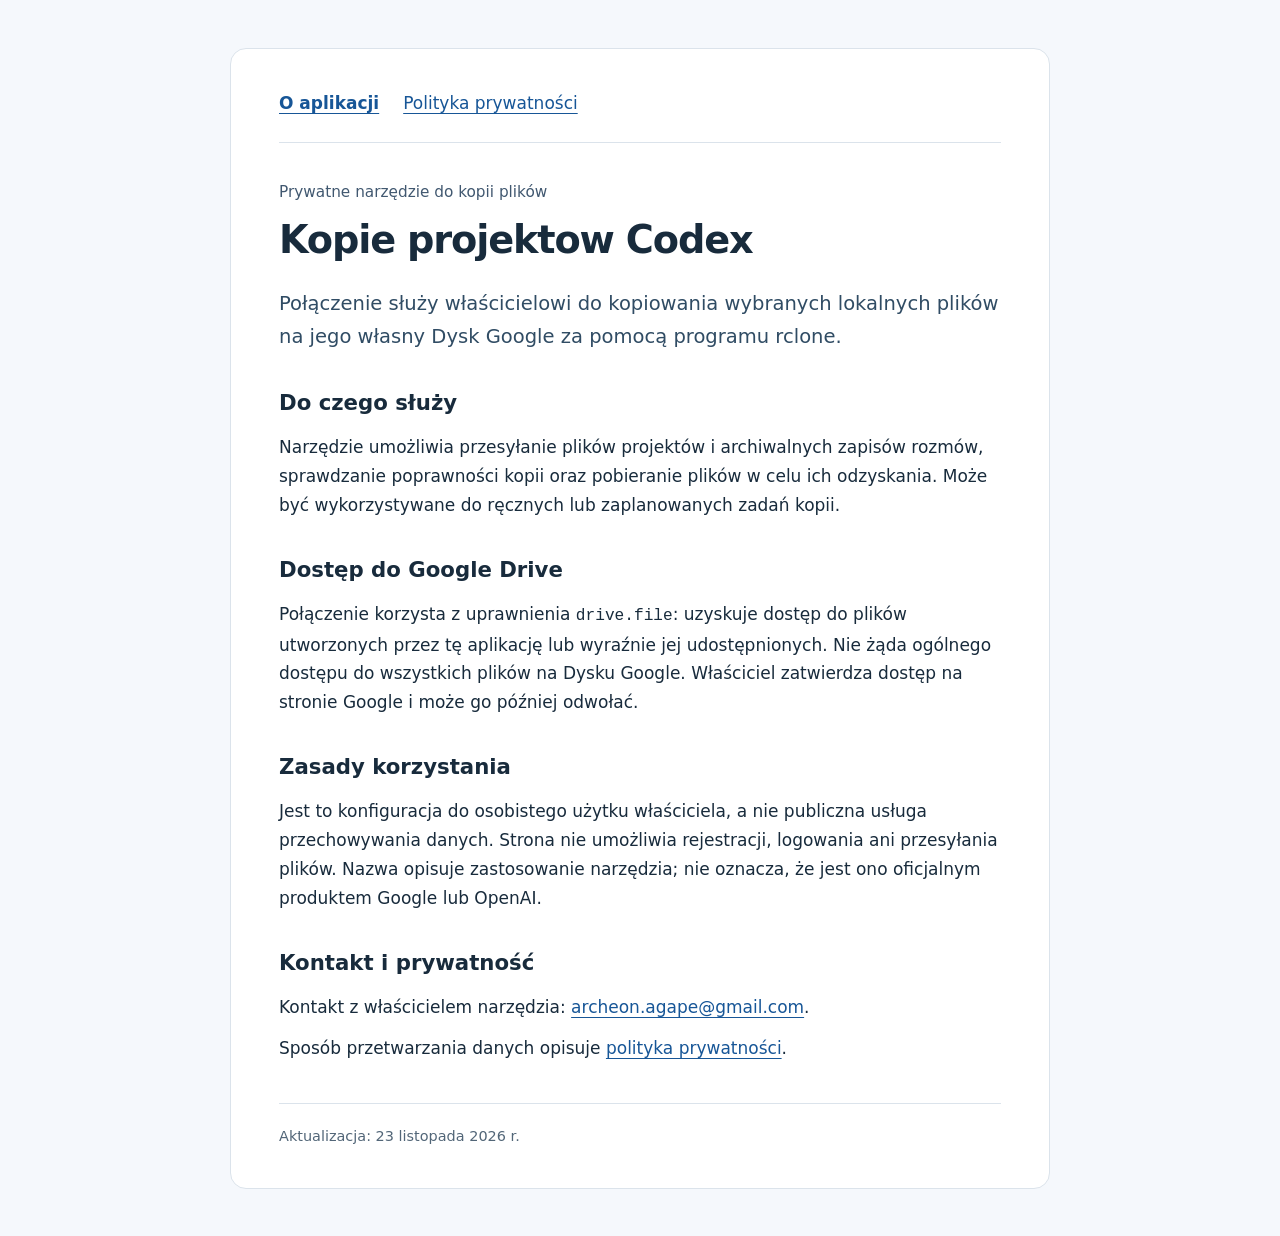
<file: index.html>
<!doctype html>
<html lang="pl">
<meta charset="utf-8">
<meta name="viewport" content="width=device-width, initial-scale=1">
<title>Kopie projektow Codex — informacje o aplikacji</title>
<link rel="stylesheet" href="style.css">
<body><main>
<nav aria-label="Nawigacja"><a href="index.html" aria-current="page">O aplikacji</a><a href="privacy.html">Polityka prywatności</a></nav>
<p class="label">Prywatne narzędzie do kopii plików</p>
<h1>Kopie projektow Codex</h1>
<p class="lead">Połączenie służy właścicielowi do kopiowania wybranych lokalnych plików na jego własny Dysk Google za pomocą programu rclone.</p>
<h2>Do czego służy</h2>
<p>Narzędzie umożliwia przesyłanie plików projektów i archiwalnych zapisów rozmów, sprawdzanie poprawności kopii oraz pobieranie plików w celu ich odzyskania. Może być wykorzystywane do ręcznych lub zaplanowanych zadań kopii.</p>
<h2>Dostęp do Google Drive</h2>
<p>Połączenie korzysta z uprawnienia <code>drive.file</code>: uzyskuje dostęp do plików utworzonych przez tę aplikację lub wyraźnie jej udostępnionych. Nie żąda ogólnego dostępu do wszystkich plików na Dysku Google. Właściciel zatwierdza dostęp na stronie Google i może go później odwołać.</p>
<h2>Zasady korzystania</h2>
<p>Jest to konfiguracja do osobistego użytku właściciela, a nie publiczna usługa przechowywania danych. Strona nie umożliwia rejestracji, logowania ani przesyłania plików. Nazwa opisuje zastosowanie narzędzia; nie oznacza, że jest ono oficjalnym produktem Google lub OpenAI.</p>
<h2>Kontakt i prywatność</h2>
<p>Kontakt z właścicielem narzędzia: <a href="mailto:archeon.agape@gmail.com">archeon.agape@gmail.com</a>.</p>
<p>Sposób przetwarzania danych opisuje <a href="privacy.html">polityka prywatności</a>.</p>
<footer>Aktualizacja: 23 listopada 2026 r.</footer>
</main></body></html>
</file>
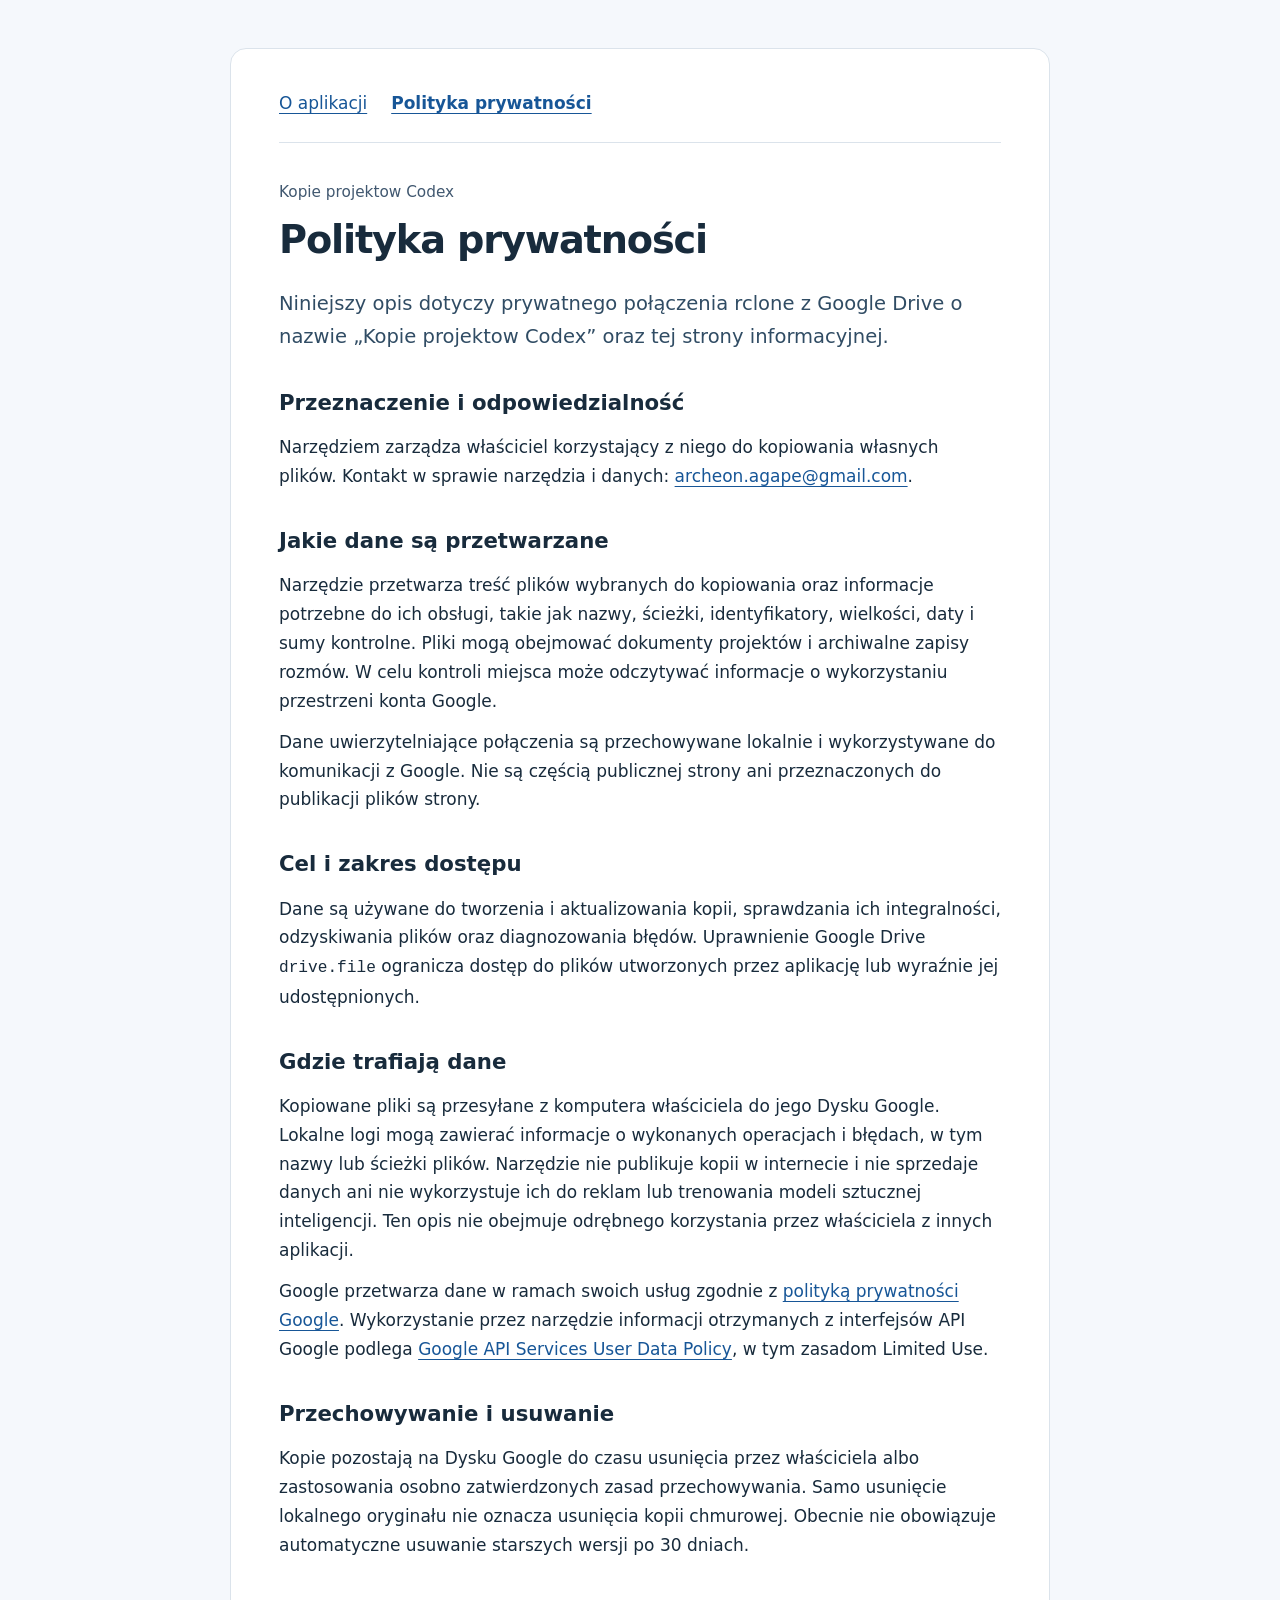
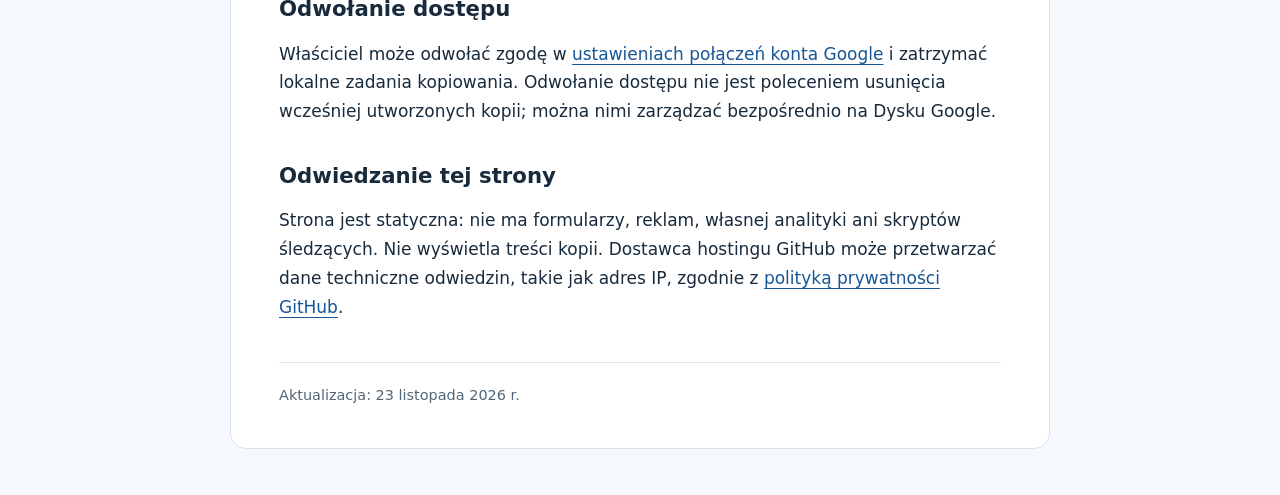
<file: privacy.html>
<!doctype html>
<html lang="pl">
<meta charset="utf-8">
<meta name="viewport" content="width=device-width, initial-scale=1">
<title>Polityka prywatności — Kopie projektow Codex</title>
<link rel="stylesheet" href="style.css">
<body><main>
<nav aria-label="Nawigacja"><a href="index.html">O aplikacji</a><a href="privacy.html" aria-current="page">Polityka prywatności</a></nav>
<p class="label">Kopie projektow Codex</p>
<h1>Polityka prywatności</h1>
<p class="lead">Niniejszy opis dotyczy prywatnego połączenia rclone z Google Drive o nazwie „Kopie projektow Codex” oraz tej strony informacyjnej.</p>
<h2>Przeznaczenie i odpowiedzialność</h2>
<p>Narzędziem zarządza właściciel korzystający z niego do kopiowania własnych plików. Kontakt w sprawie narzędzia i danych: <a href="mailto:archeon.agape@gmail.com">archeon.agape@gmail.com</a>.</p>
<h2>Jakie dane są przetwarzane</h2>
<p>Narzędzie przetwarza treść plików wybranych do kopiowania oraz informacje potrzebne do ich obsługi, takie jak nazwy, ścieżki, identyfikatory, wielkości, daty i sumy kontrolne. Pliki mogą obejmować dokumenty projektów i archiwalne zapisy rozmów. W celu kontroli miejsca może odczytywać informacje o wykorzystaniu przestrzeni konta Google.</p>
<p>Dane uwierzytelniające połączenia są przechowywane lokalnie i wykorzystywane do komunikacji z Google. Nie są częścią publicznej strony ani przeznaczonych do publikacji plików strony.</p>
<h2>Cel i zakres dostępu</h2>
<p>Dane są używane do tworzenia i aktualizowania kopii, sprawdzania ich integralności, odzyskiwania plików oraz diagnozowania błędów. Uprawnienie Google Drive <code>drive.file</code> ogranicza dostęp do plików utworzonych przez aplikację lub wyraźnie jej udostępnionych.</p>
<h2>Gdzie trafiają dane</h2>
<p>Kopiowane pliki są przesyłane z komputera właściciela do jego Dysku Google. Lokalne logi mogą zawierać informacje o wykonanych operacjach i błędach, w tym nazwy lub ścieżki plików. Narzędzie nie publikuje kopii w internecie i nie sprzedaje danych ani nie wykorzystuje ich do reklam lub trenowania modeli sztucznej inteligencji. Ten opis nie obejmuje odrębnego korzystania przez właściciela z innych aplikacji.</p>
<p>Google przetwarza dane w ramach swoich usług zgodnie z <a href="https://policies.google.com/privacy">polityką prywatności Google</a>. Wykorzystanie przez narzędzie informacji otrzymanych z interfejsów API Google podlega <a href="https://developers.google.com/terms/api-services-user-data-policy">Google API Services User Data Policy</a>, w tym zasadom Limited Use.</p>
<h2>Przechowywanie i usuwanie</h2>
<p>Kopie pozostają na Dysku Google do czasu usunięcia przez właściciela albo zastosowania osobno zatwierdzonych zasad przechowywania. Samo usunięcie lokalnego oryginału nie oznacza usunięcia kopii chmurowej. Obecnie nie obowiązuje automatyczne usuwanie starszych wersji po 30 dniach.</p>
<h2>Odwołanie dostępu</h2>
<p>Właściciel może odwołać zgodę w <a href="https://myaccount.google.com/connections">ustawieniach połączeń konta Google</a> i zatrzymać lokalne zadania kopiowania. Odwołanie dostępu nie jest poleceniem usunięcia wcześniej utworzonych kopii; można nimi zarządzać bezpośrednio na Dysku Google.</p>
<h2>Odwiedzanie tej strony</h2>
<p>Strona jest statyczna: nie ma formularzy, reklam, własnej analityki ani skryptów śledzących. Nie wyświetla treści kopii. Dostawca hostingu GitHub może przetwarzać dane techniczne odwiedzin, takie jak adres IP, zgodnie z <a href="https://docs.github.com/en/site-policy/privacy-policies/github-general-privacy-statement">polityką prywatności GitHub</a>.</p>
<footer>Aktualizacja: 23 listopada 2026 r.</footer>
</main></body></html>
</file>
<file: style.css>
:root{color-scheme:light;font-family:system-ui,-apple-system,"Segoe UI",sans-serif;color:#182b3c;background:#f5f8fc;font-size:17px;line-height:1.7}*{box-sizing:border-box}body{margin:0}main{max-width:820px;margin:48px auto;padding:40px 48px;background:white;border:1px solid #dbe3eb;border-radius:16px}nav{display:flex;flex-wrap:wrap;gap:24px;padding-bottom:24px;border-bottom:1px solid #dbe3eb}a{color:#175697;text-underline-offset:4px}a:hover{color:#09345e}a:focus-visible{outline:3px solid #e59b22;outline-offset:4px}[aria-current=page]{font-weight:700}.label{margin-top:36px;color:#415870;font-size:.9rem}h1{font-size:2.25rem;line-height:1.2;letter-spacing:-.03em;margin:12px 0 24px}h2{font-size:1.25rem;margin:32px 0 10px}.lead{font-size:1.15rem;color:#304c64}p{margin:12px 0}code{font-size:.95em}footer{border-top:1px solid #dbe3eb;margin-top:40px;padding-top:20px;font-size:.85rem;color:#526678}@media(max-width:600px){main{margin:0;border:0;border-radius:0;padding:24px}h1{font-size:1.9rem}}
</file>
